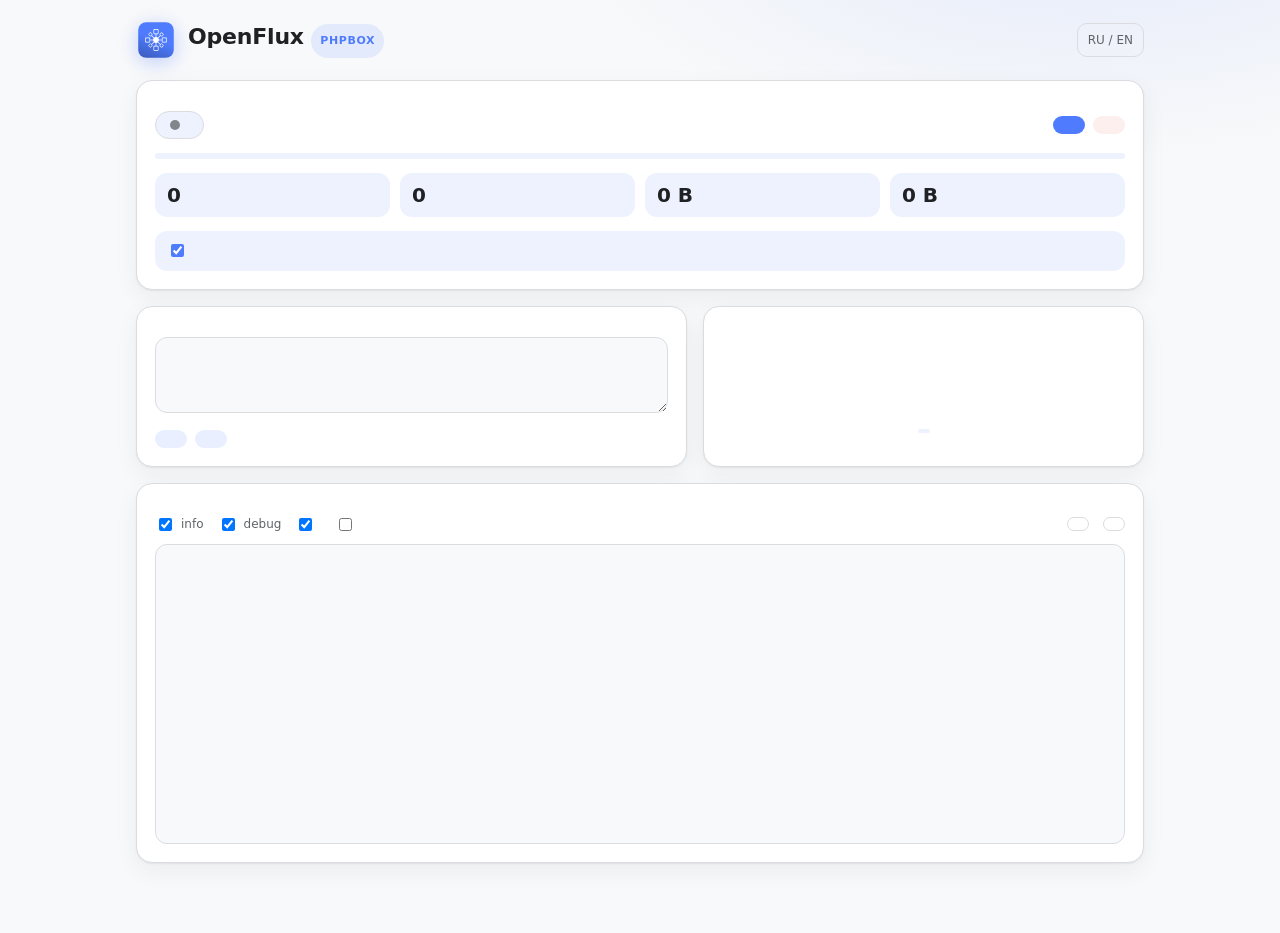
<file: src/core/deploy/phpbox/lib/page.html>
<!doctype html>
<html lang="ru">
<head>
<meta charset="utf-8">
<meta name="viewport" content="width=device-width,initial-scale=1">
<meta name="robots" content="noindex">
<title>%%TITLE%% · OpenFlux</title>
<style>
:root{
  --bg:#F8F9FA;--surface:#fff;--tonal:#EEF2FF;--border:#DADCE0;--text:#202124;--text2:#5F6368;--hint:#80868B;
  --accent:#4F7CFF;--accent-press:#3B5DBF;--accent-soft:rgba(79,124,255,.12);--ok:#1E8E3E;--warn:#D97706;--danger:#D93025;
  --danger-soft:rgba(217,48,37,.08);--ok-soft:rgba(30,142,62,.10);--warn-soft:rgba(251,191,36,.16);--log:#3C4043;--shadow:0 1px 2px rgba(0,0,0,.06),0 8px 24px rgba(31,41,55,.06);
}
@media (prefers-color-scheme:dark){:root:not([data-theme=light]){
  --bg:#080B12;--surface:#131722;--tonal:#1B2233;--border:#2A3446;--text:#fff;--text2:#8A92A6;--hint:#5A6272;
  --accent-press:#3B5DBF;--accent-soft:rgba(79,124,255,.16);--ok:#34D399;--warn:#FBBF24;--danger:#F28B82;
  --danger-soft:rgba(242,139,130,.12);--ok-soft:rgba(52,211,153,.12);--warn-soft:rgba(251,191,36,.12);--log:#DADCE0;--shadow:0 1px 2px rgba(0,0,0,.4),0 12px 32px rgba(0,0,0,.35);}}
:root[data-theme=dark]{
  --bg:#080B12;--surface:#131722;--tonal:#1B2233;--border:#2A3446;--text:#fff;--text2:#8A92A6;--hint:#5A6272;
  --accent-press:#3B5DBF;--accent-soft:rgba(79,124,255,.16);--ok:#34D399;--warn:#FBBF24;--danger:#F28B82;
  --danger-soft:rgba(242,139,130,.12);--ok-soft:rgba(52,211,153,.12);--warn-soft:rgba(251,191,36,.12);--log:#DADCE0;--shadow:0 1px 2px rgba(0,0,0,.4),0 12px 32px rgba(0,0,0,.35);}
*{box-sizing:border-box}
html,body{margin:0}
body{background:var(--bg);color:var(--text);font:14px/20px -apple-system,BlinkMacSystemFont,"Segoe UI",Roboto,Inter,system-ui,sans-serif;-webkit-font-smoothing:antialiased;
  background-image:radial-gradient(900px 420px at 85% -10%,var(--accent-soft),transparent 60%)}
.wrap{max-width:1040px;margin:0 auto;padding:20px 16px 48px}
header{display:flex;align-items:center;gap:12px;margin-bottom:20px}
header svg{width:40px;height:40px;flex:none;filter:drop-shadow(0 4px 10px rgba(79,124,255,.35))}
h1{font-size:22px;line-height:28px;margin:0;font-weight:700;letter-spacing:-.2px}
.sub{color:var(--text2);font-size:12px}
.spacer{flex:1}
.chip{display:inline-flex;align-items:center;gap:6px;font-size:11px;font-weight:700;letter-spacing:.6px;text-transform:uppercase;padding:3px 9px;border-radius:999px;background:var(--accent-soft);color:var(--accent)}
.ghost{background:none;border:1px solid var(--border);color:var(--text2);border-radius:10px;padding:6px 10px;font:inherit;font-size:12px;cursor:pointer}
.ghost:hover{border-color:var(--accent);color:var(--text)}
.grid{display:grid;grid-template-columns:1.25fr 1fr;gap:16px}
@media (max-width:860px){.grid{grid-template-columns:1fr}}
.card{background:var(--surface);border:1px solid var(--border);border-radius:16px;padding:18px;box-shadow:var(--shadow)}
.card h2{font-size:11px;font-weight:700;letter-spacing:.9px;text-transform:uppercase;color:var(--text2);margin:0 0 12px;display:flex;align-items:center;gap:8px}
.full{grid-column:1/-1}
.hero{display:flex;align-items:center;gap:16px;flex-wrap:wrap}
.pill{display:inline-flex;align-items:center;gap:9px;font-weight:700;font-size:15px;padding:8px 14px;border-radius:999px;background:var(--tonal);border:1px solid var(--border)}
.dot{width:10px;height:10px;border-radius:50%;background:var(--hint);flex:none}
.on .dot{background:var(--ok);box-shadow:0 0 0 0 var(--ok);animation:pulse 1.8s infinite}
.busy .dot{background:var(--warn);animation:blink 1s infinite}
.bad .dot{background:var(--danger)}
@keyframes pulse{0%{box-shadow:0 0 0 0 rgba(52,211,153,.55)}70%{box-shadow:0 0 0 9px rgba(52,211,153,0)}100%{box-shadow:0 0 0 0 rgba(52,211,153,0)}}
@keyframes blink{50%{opacity:.25}}
.btns{display:flex;gap:8px;margin-left:auto}
button.primary,button.danger,button.soft{font:inherit;font-weight:600;border:0;border-radius:12px;padding:9px 16px;cursor:pointer}
button.primary{background:var(--accent);color:#fff}button.primary:hover{background:var(--accent-press)}
button.danger{background:var(--danger-soft);color:var(--danger)}
button.soft{background:var(--accent-soft);color:var(--accent)}
button:disabled{opacity:.45;cursor:default}
.bar{height:6px;border-radius:99px;background:var(--tonal);overflow:hidden;margin:14px 0 4px}
.bar i{display:block;height:100%;width:0;background:linear-gradient(90deg,var(--accent),#7aa2ff);border-radius:99px;transition:width .9s linear}
.metrics{display:grid;grid-template-columns:repeat(4,1fr);gap:10px;margin-top:14px}
@media (max-width:520px){.metrics{grid-template-columns:repeat(2,1fr)}}
.m{background:var(--tonal);border-radius:12px;padding:10px 12px}
.m b{display:block;font-size:20px;line-height:24px;font-weight:600;font-variant-numeric:tabular-nums}
.m span{font-size:11px;color:var(--text2);text-transform:uppercase;letter-spacing:.6px;font-weight:600}
.chainrow{display:flex;gap:10px;align-items:flex-start;margin-top:14px;padding:10px 12px;border-radius:12px;background:var(--tonal);cursor:pointer}
.chainrow input{margin-top:3px;accent-color:var(--accent)}
.chainrow b{font-weight:600}
.banner{display:none;margin-top:14px;padding:10px 12px;border-radius:12px;background:var(--warn-soft);color:var(--text);border:1px solid var(--warn);font-size:13px}
.banner.show{display:block}
textarea,input[type=text]{width:100%;background:var(--bg);color:var(--text);border:1px solid var(--border);border-radius:12px;padding:10px 12px;font:12px/18px ui-monospace,SFMono-Regular,Menlo,Consolas,monospace;resize:vertical}
textarea:focus,input:focus{outline:2px solid var(--accent-soft);border-color:var(--accent)}
.kv{display:grid;grid-template-columns:auto 1fr;gap:6px 14px;margin-top:12px;font-size:13px}
.kv dt{color:var(--text2)}.kv dd{margin:0;word-break:break-all}
.tag{display:inline-block;padding:1px 8px;border-radius:999px;font-size:11px;font-weight:700;background:var(--accent-soft);color:var(--accent);margin-right:6px}
.tag.ok{background:var(--ok-soft);color:var(--ok)}.tag.warn{background:var(--warn-soft);color:var(--warn)}.tag.bad{background:var(--danger-soft);color:var(--danger)}
.note{margin-top:10px;padding:9px 12px;border-radius:12px;font-size:12.5px;background:var(--tonal);color:var(--text2)}
.note.warn{background:var(--warn-soft);color:var(--text)}.note.bad{background:var(--danger-soft);color:var(--danger)}
.qrbox{display:flex;flex-direction:column;align-items:center;gap:12px}
.qrbox canvas{background:#fff;border-radius:14px;padding:0;width:min(100%,280px);height:auto;image-rendering:pixelated;box-shadow:0 0 0 1px var(--border)}
.qrbox .empty{color:var(--hint);text-align:center;padding:40px 10px;font-size:13px}
.row{display:flex;gap:8px;flex-wrap:wrap;margin-top:12px}
.log{background:var(--bg);border:1px solid var(--border);border-radius:12px;height:300px;overflow:auto;padding:10px 12px;font:12px/18px ui-monospace,SFMono-Regular,Menlo,Consolas,monospace;color:var(--log)}
.log div{white-space:pre-wrap;word-break:break-word}
.log .t{color:var(--hint)}.log .lv{display:inline-block;width:46px;font-weight:700}
.log .error .lv{color:var(--danger)}.log .warn .lv{color:var(--warn)}.log .info .lv{color:var(--accent)}.log .debug .lv{color:var(--hint)}
.logbar{display:flex;gap:14px;align-items:center;flex-wrap:wrap;margin-bottom:10px;font-size:12px;color:var(--text2)}
.logbar label{display:flex;gap:6px;align-items:center;cursor:pointer}
code.k{font:12px ui-monospace,Menlo,monospace;background:var(--tonal);padding:2px 6px;border-radius:6px;word-break:break-all}
footer{margin-top:22px;color:var(--hint);font-size:12px;text-align:center}
.toast{position:fixed;left:50%;bottom:24px;transform:translateX(-50%) translateY(20px);background:var(--text);color:var(--bg);padding:8px 14px;border-radius:999px;font-weight:600;font-size:13px;opacity:0;transition:.25s;pointer-events:none}
.toast.show{opacity:1;transform:translateX(-50%)}
</style>
</head>
<body>
<div class="wrap">
  <header>
    <svg viewBox="0 0 432 432" aria-hidden="true"><defs><linearGradient id="g" gradientUnits="userSpaceOnUse" x1="192" y1="196.5" x2="64.5" y2="526.5"><stop offset="0" stop-color="#4F7CFF"/><stop offset="1" stop-color="#314D9E"/></linearGradient></defs><rect x="24" y="24" width="384" height="384" rx="86" fill="url(#g)"/><g fill="#FFFFFF" transform="translate(216 216) scale(0.8) translate(-216 -216)">
    <path d="M236 69C243.732 69 250 75.268 250 83V123C250 130.732 243.732 137 236 137H196C188.268 137 182 130.732 182 123V83C182 75.268 188.268 69 196 69H236ZM200 78C195.029 78 191 82.0294 191 87V119C191 123.971 195.029 128 200 128H232C236.971 128 241 123.971 241 119V87C241 82.0294 236.971 78 232 78H200Z" fill-rule="evenodd"/>
    <path d="M236 295C243.732 295 250 301.268 250 309V349C250 356.732 243.732 363 236 363H196C188.268 363 182 356.732 182 349V309C182 301.268 188.268 295 196 295H236ZM200 304C195.029 304 191 308.029 191 313V345C191 349.971 195.029 354 200 354H232C236.971 354 241 349.971 241 345V313C241 308.029 236.971 304 232 304H200Z" fill-rule="evenodd"/>
    <path d="M69 196C69 188.268 75.268 182 83 182H123C130.732 182 137 188.268 137 196V236C137 243.732 130.732 250 123 250H83C75.268 250 69 243.732 69 236V196ZM78 232C78 236.971 82.0294 241 87 241H119C123.971 241 128 236.971 128 232V200C128 195.029 123.971 191 119 191H87C82.0294 191 78 195.029 78 200V232Z" fill-rule="evenodd"/>
    <path d="M295 196C295 188.268 301.268 182 309 182H349C356.732 182 363 188.268 363 196V236C363 243.732 356.732 250 349 250H309C301.268 250 295 243.732 295 236V196ZM304 232C304 236.971 308.029 241 313 241H345C349.971 241 354 236.971 354 232V200C354 195.029 349.971 191 345 191H313C308.029 191 304 195.029 304 200V232Z" fill-rule="evenodd"/>
    <path d="M284.605 115.943C288.213 112.335 294.061 112.335 297.669 115.943L316.331 134.605C319.939 138.213 319.939 144.061 316.331 147.669L297.669 166.331C294.061 169.939 288.213 169.939 284.605 166.331L265.943 147.669C262.335 144.061 262.335 138.213 265.943 134.605L284.605 115.943ZM273.497 137.265C271.358 139.403 271.358 142.871 273.497 145.009L287.265 158.777C289.403 160.916 292.871 160.916 295.009 158.777L308.777 145.009C310.916 142.871 310.916 139.403 308.777 137.265L295.009 123.497C292.871 121.358 289.403 121.358 287.265 123.497L273.497 137.265Z" fill-rule="evenodd"/>
    <path d="M134.605 115.532C138.213 111.924 144.061 111.924 147.669 115.532L166.331 134.194C169.939 137.802 169.939 143.65 166.331 147.258L147.669 165.92C144.061 169.528 138.213 169.528 134.605 165.92L115.943 147.258C112.335 143.65 112.335 137.802 115.943 134.194L134.605 115.532ZM123.497 136.854C121.358 138.992 121.358 142.46 123.497 144.598L137.265 158.366C139.403 160.505 142.871 160.505 145.009 158.366L158.777 144.598C160.916 142.46 160.916 138.992 158.777 136.854L145.009 123.086C142.871 120.947 139.403 120.947 137.265 123.086L123.497 136.854Z" fill-rule="evenodd"/>
    <path d="M284.194 265.532C287.802 261.924 293.65 261.924 297.258 265.532L315.92 284.194C319.528 287.802 319.528 293.65 315.92 297.258L297.258 315.92C293.65 319.528 287.802 319.528 284.194 315.92L265.532 297.258C261.924 293.65 261.924 287.802 265.532 284.194L284.194 265.532ZM273.086 286.854C270.947 288.992 270.947 292.46 273.086 294.598L286.854 308.366C288.992 310.505 292.46 310.505 294.598 308.366L308.366 294.598C310.505 292.46 310.505 288.992 308.366 286.854L294.598 273.086C292.46 270.947 288.992 270.947 286.854 273.086L273.086 286.854Z" fill-rule="evenodd"/>
    <path d="M134.194 265.121C137.802 261.514 143.65 261.514 147.258 265.121L165.92 283.783C169.528 287.391 169.528 293.24 165.92 296.847L147.258 315.509C143.65 319.117 137.802 319.117 134.194 315.509L115.532 296.847C111.924 293.24 111.924 287.391 115.532 283.783L134.194 265.121ZM123.086 286.443C120.947 288.582 120.947 292.049 123.086 294.187L136.854 307.955C138.992 310.094 142.46 310.094 144.598 307.955L158.366 294.187C160.505 292.049 160.505 288.582 158.366 286.443L144.598 272.675C142.46 270.536 138.992 270.536 136.854 272.675L123.086 286.443Z" fill-rule="evenodd"/>
    <path d="M255 216C255 237.539 237.539 255 216 255C194.461 255 177 237.539 177 216C177 194.461 194.461 177 216 177C237.539 177 255 194.461 255 216Z"/>
    <path d="M134 211H297V221H134V211Z"/>
    <path d="M210.5 297.5V134.5H220.5V297.5H210.5Z"/>
    <path d="M151.369 273.06L272.559 151.869L279.63 158.94L158.44 280.131L151.369 273.06Z"/>
    <path d="M158.569 151.998L281.76 275.19L274.689 282.261L151.498 159.069L158.569 151.998Z"/>
  </g></svg>
    <div><h1>OpenFlux <span class="chip">phpbox</span></h1><div class="sub" id="subtitle"></div></div>
    <div class="spacer"></div>
    <button class="ghost" id="lang">RU / EN</button>
  </header>

  <div class="grid">
    <section class="card full">
      <h2 id="h-node"></h2>
      <div class="hero">
        <div class="pill" id="pill"><span class="dot"></span><span id="pilltext"></span></div>
        <div class="sub" id="pillsub"></div>
        <div class="btns"><button class="primary" id="start"></button><button class="danger" id="stop"></button></div>
      </div>
      <div class="bar"><i id="bar"></i></div>
      <div class="sub" id="barlabel"></div>
      <div class="banner" id="banner"></div>
      <div class="metrics">
        <div class="m"><b id="m-streams">0</b><span id="l-streams"></span></div>
        <div class="m"><b id="m-opened">0</b><span id="l-opened"></span></div>
        <div class="m"><b id="m-up">0 B</b><span id="l-up"></span></div>
        <div class="m"><b id="m-down">0 B</b><span id="l-down"></span></div>
      </div>
      <label class="chainrow"><input type="checkbox" id="f-chain" checked><span><b id="l-chain"></b><br><span class="sub" id="l-chainhint"></span></span></label>
    </section>

    <section class="card">
      <h2 id="h-link"></h2>
      <textarea id="input" rows="3" spellcheck="false"></textarea>
      <div id="parsed"></div>
      <div class="row">
        <button class="soft" id="copy-kick"></button>
        <button class="soft" id="copy-cmd"></button>
      </div>
    </section>

    <section class="card">
      <h2 id="h-qr"></h2>
      <div class="qrbox"><canvas id="qr" width="1" height="1" hidden></canvas><div class="empty" id="qrempty"></div>
        <code class="k" id="qrlink" style="max-width:100%"></code>
        <div class="row" style="margin:0"><button class="soft" id="qr-save" hidden></button><button class="soft" id="qr-copy" hidden></button></div></div>
    </section>

    <section class="card full">
      <h2 id="h-log"></h2>
      <div class="logbar">
        <label><input type="checkbox" id="f-info" checked> info</label>
        <label><input type="checkbox" id="f-debug" checked> debug</label>
        <label><input type="checkbox" id="f-scroll" checked> <span id="l-scroll"></span></label>
        <label title=""><input type="checkbox" id="f-sens"> <span id="l-sens"></span></label>
        <span class="spacer"></span>
        <button class="ghost" id="log-copy"></button><button class="ghost" id="log-clear"></button>
      </div>
      <div class="log" id="log"></div>
    </section>
  </div>
  <footer id="foot"></footer>
</div>
<div class="toast" id="toast"></div>

<script>%%WASMEXEC%%</script>
<script>
window.PB = %%CONFIG%%;
(function(){
'use strict';
const C = window.PB;
const $ = id => document.getElementById(id);

// ---- words (the core only answers with codes; the page words them) -------
const L = {
ru:{
 sub:'Бесплатный выход на обычном PHP-хостинге', node:'Нода', link:'Ссылка или адрес', qr:'QR для приложений', log:'Журнал',
 idle:'Остановлена', connecting:'Подключается…', serving:'Работает', already:'Уже запущена',
 start:'Запустить', stop:'Остановить', starting:'Запуск…',
 streams:'потоков', opened:'открыто', up:'на сервер', down:'к вам',
 left:'осталось', of:'из', cap:'Один запуск живёт до {n} с, потом его можно перезапустить.',
 chain:'Держать туннель непрерывно', chain_hint:'До конца запуска нода сама поднимает следующее поколение: новые соединения переходят без разрыва, старые доживают до конца (не дольше {n} с).',
 chain_on:'непрерывный режим', next_in:'смена поколения через {n} с', winding:'Завершается', winding_sub:'потоков ещё: {n}', stopping:'останавливается…', revive:'Нода остановилась сама — запускаю заново, пока эта страница открыта',
 gen:'запуск №', last:'Последний конец:', never:'Ещё не запускалась на этом адресе.',
 ph_cups:'Вставьте ссылку openflux://… или ссылку комнаты cups.online (или её uuid)',
 ph_mailru:'Вставьте ссылку openflux://… или публичную ссылку на документ Mail.ru',
 ph_any:'Вставьте ссылку openflux://… или адрес',
 kind_link:'Ссылка openflux://', kind_room:'Комната cups', kind_mailru:'Документ Mail.ru', kind_raw:'Адрес',
 f_name:'Имя', f_carrier:'Носитель', f_transports:'Транспорты', f_secret:'Секрет', f_codec:'Кодек', f_ctx:'Контекст', f_mode:'Режим',
 secret_set:'задан, {n} симв. (на сервер не отправляется)', secret_none:'нет', session:'сессия (negotiate)', classic:'классический',
 used:'используется', unused:'не подходит этому выходу',
 cp_kick:'Копировать адрес для пингера', cp_cmd:'Копировать команду клиента', copied:'Скопировано',
 qr_empty:'QR для приложений появится, когда будет адрес ноды (вставьте ссылку или адрес)', qr_save:'Сохранить PNG', qr_copy:'Копировать ссылку',
 scroll:'автопрокрутка', sens:'писать адреса назначения в журнал', lcopy:'Копировать', lclear:'Очистить',
 noparser:'Разбор ссылок openflux:// недоступен: на хосте нет assets/share.wasm.gz. Адреса комнат и документов работают и без него.',
 parser_loading:'Загружаю разбор ссылок из ядра…', parser_ok:'разбор ссылок: ядро (wasm)', parser_bad:'разбор ссылок: недоступен',
 nocarrier:'В ссылке нет транспорта «{t}», который умеет этот выход.',
 warn_secret:'В ссылке есть секрет шифрования. Режим phpbox сейчас без шифрования: на клиенте используйте --mode=stream, секрет не применится.',
 warn_session:'Ссылка для сессии. phpbox-выход не говорит по сессионному протоколу: клиент идёт в режиме --mode=stream.',
 warn_apps:'Клиент: приложение OpenFlux (режим «без сервера», отсканируйте QR справа) или ядро с --mode=stream.',
 already_banner:'Нода по этому адресу уже запущена (запуск №{g}, работает {s} с). Новую запускать не нужно: страница подключилась к ней.',
 started_elsewhere:'Запущена другим окном или пингером.',
 need_target:'Вставьте ссылку или адрес, чтобы запустить ноду.',
 e_not_link:'Это не ссылка openflux://.', e_unsupported_version:'Ссылка новее, чем понимает ядро на странице: обновите OpenFlux.',
 e_case_changed:'В ссылке изменился регистр букв (openflux:// чувствительна к нему): скопируйте её заново.',
 e_damaged:'Ссылка повреждена или обрезана по дороге.', e_too_large:'Ссылка слишком большая.', e_bad_payload:'Внутри ссылки не настройки.',
 e_bad_config:'Настройки не читаются.', e_no_transports:'В ссылке нет транспортов.', e_several_need_session:'Несколько транспортов требуют сессии.',
 e_session_secret:'Для сессии нужен секрет не короче {p} символов.', e_short_secret:'Секрет короче {p} символов.',
 e_unknown_codec:'Неизвестный кодек «{p}».', e_not_shareable:'Транспорт «{p}» нельзя передавать ссылкой.', e_unknown_transport:'Неизвестный транспорт «{p}».',
 e_direct_no_dial:'Для direct не указан адрес выхода.', e_direct_needs_session:'direct работает только в сессии.',
 foot:'phpbox {v} · PHP {p} · журнал и состояние хранятся на хосте и стираются при переполнении'
},
en:{
 sub:'A free exit on plain PHP hosting', node:'Node', link:'Link or address', qr:'QR for the apps', log:'Log',
 idle:'Stopped', connecting:'Connecting…', serving:'Running', already:'Already running',
 start:'Start', stop:'Stop', starting:'Starting…',
 streams:'streams', opened:'opened', up:'to server', down:'to you',
 left:'left', of:'of', cap:'One run lives up to {n} s, then it can be started again.',
 chain:'Keep the tunnel up continuously', chain_hint:'Before a run ends the node starts the next generation itself: new connections move over without a break, old ones finish (for at most {n} s).',
 chain_on:'continuous mode', next_in:'next generation in {n} s', winding:'Winding down', winding_sub:'streams left: {n}', stopping:'stopping…', revive:'The node ended by itself — starting it again while this page is open',
 gen:'run #', last:'Last ended:', never:'Never started on this address yet.',
 ph_cups:'Paste an openflux://… link or a cups.online room link (or its uuid)',
 ph_mailru:'Paste an openflux://… link or a public Mail.ru document link',
 ph_any:'Paste an openflux://… link or an address',
 kind_link:'openflux:// link', kind_room:'cups room', kind_mailru:'Mail.ru document', kind_raw:'Address',
 f_name:'Name', f_carrier:'Carrier', f_transports:'Transports', f_secret:'Secret', f_codec:'Codec', f_ctx:'Context', f_mode:'Mode',
 secret_set:'set, {n} chars (never sent to the server)', secret_none:'none', session:'session (negotiate)', classic:'classic',
 used:'used', unused:'does not fit this exit',
 cp_kick:'Copy address for a pinger', cp_cmd:'Copy client command', copied:'Copied',
 qr_empty:'The QR for the apps appears once the node has an address (paste a link or an address)', qr_save:'Save PNG', qr_copy:'Copy link',
 scroll:'autoscroll', sens:'log destination addresses', lcopy:'Copy', lclear:'Clear',
 noparser:'openflux:// link parsing is unavailable: assets/share.wasm.gz is not on the host. Room and document addresses work without it.',
 parser_loading:'Loading the core link parser…', parser_ok:'link parser: core (wasm)', parser_bad:'link parser: unavailable',
 nocarrier:'The link has no “{t}” transport, which is what this exit speaks.',
 warn_secret:'The link carries an encryption secret. phpbox has no encryption yet: use --mode=stream on the client, the secret will not apply.',
 warn_session:'This is a session link. A phpbox exit does not speak the session protocol: the client runs with --mode=stream.',
 warn_apps:'Client: the OpenFlux app (the “no server” mode, scan the QR on the right) or the core with --mode=stream.',
 already_banner:'A node on this address is already running (run #{g}, up {s} s). No need to start another: the page attached to it.',
 started_elsewhere:'Started by another window or a pinger.',
 need_target:'Paste a link or an address to start the node.',
 e_not_link:'This is not an openflux:// link.', e_unsupported_version:'The link is newer than the core on this page understands: update OpenFlux.',
 e_case_changed:'The link changed letter case on the way (openflux:// is case-sensitive): copy it again.',
 e_damaged:'The link is damaged or was cut on the way.', e_too_large:'The link is too large.', e_bad_payload:'The link does not contain a configuration.',
 e_bad_config:'The configuration cannot be read.', e_no_transports:'The link has no transports.', e_several_need_session:'Several transports need a session.',
 e_session_secret:'A session needs a secret of at least {p} characters.', e_short_secret:'The secret is shorter than {p} characters.',
 e_unknown_codec:'Unknown codec “{p}”.', e_not_shareable:'Transport “{p}” cannot be shared by link.', e_unknown_transport:'Unknown transport “{p}”.',
 e_direct_no_dial:'direct has no exit address.', e_direct_needs_session:'direct only works in a session.',
 foot:'phpbox {v} · PHP {p} · the log and state live on the host and are trimmed when full'
}};
let lang = (function(){try{return localStorage.getItem('pbLang')}catch(e){return null}})() || ((navigator.language||'ru').startsWith('ru')?'ru':'en');
const t = (k,p)=>{let s=(L[lang][k]??L.en[k]??k);if(p)for(const x in p)s=s.replace('{'+x+'}',p[x]);return s};
const esc = s=>String(s).replace(/[&<>"']/g,c=>({'&':'&amp;','<':'&lt;','>':'&gt;','"':'&quot;',"'":'&#39;'}[c]));
const toast=m=>{const e=$('toast');e.textContent=m;e.classList.add('show');setTimeout(()=>e.classList.remove('show'),1400)};
const copy=async(s)=>{try{await navigator.clipboard.writeText(s)}catch(e){const a=document.createElement('textarea');a.value=s;document.body.appendChild(a);a.select();document.execCommand('copy');a.remove()}toast(t('copied'))};
const human=b=>b<1024?b+' B':b<1048576?(b/1024).toFixed(1)+' KB':(b/1048576).toFixed(2)+' MB';
const fmtTime=ts=>new Date(ts).toLocaleTimeString([], {hour12:false});

// ---- core parser (WebAssembly) --------------------------------------------
let core = null, coreState = C.hasWasm ? 'loading' : 'missing';
const q = (o)=>{const p=new URLSearchParams(Object.assign({k:C.k},o));return C.self+'?'+p.toString()};
async function loadCore(){
  if(!C.hasWasm){coreState='missing';return}
  try{
    const go = new Go();
    const res = await fetch(q({a:'wasm'}));
    const inst = await WebAssembly.instantiateStreaming(res.clone(),go.importObject).catch(async()=>WebAssembly.instantiate(await res.arrayBuffer(),go.importObject));
    go.run(inst.instance||inst);
    for(let i=0;i<50&&!window.openfluxShare;i++)await new Promise(r=>setTimeout(r,20));
    core = window.openfluxShare; coreState = core?'ok':'bad';
  }catch(e){coreState='bad';console.error(e)}
  render();
}

// ---- input -> target -------------------------------------------------------
let target = C.target || '';
let parsed = null;            // {kind, config, error, used, warnings[]}
function roomUrl(s){ return /^[0-9a-f]{8}-[0-9a-f-]{27}$/i.test(s) ? 'https://interview.cups.online/live-coding/?room='+s.toLowerCase() : s }
function classify(text){
  text=text.trim(); if(!text) return null;
  if(/^openflux:\/\//i.test(text)){
    if(!core) return {kind:'link', pending:true};
    const r=JSON.parse(core.read(text));
    if(r.error||!r.config) return {kind:'link', error:r};
    const cfg=r.config, ts=cfg.transports||[];
    const used=ts.find(x=>x.type===C.carrier);
    const warnings=[];
    if(cfg.secret) warnings.push('warn_secret'); else if(cfg.negotiate) warnings.push('warn_session');
    warnings.push('warn_apps');
    return {kind:'link', link:text.replace(/\s+/g,''), config:cfg, context:r.context, used, warnings, target:used?used.url:''};
  }
  const url = C.carrier==='cupsonline'?roomUrl(text):text;
  return {kind: C.carrier==='cupsonline'?'room':(C.carrier==='mailru'?'mailru':'raw'), target:url};
}
function onInput(){
  parsed = classify($('input').value);
  target = parsed && parsed.target ? parsed.target : '';
  renderParsed(); renderQr(); renderButtons();
  if(target){ pollStatus(true); } else { st={running:false,state:{}}; startedHere=false; renderStatus(); }
}

function renderParsed(){
  const el=$('parsed'); let h='';
  if(!parsed){ el.innerHTML=''; return }
  const kinds={link:'kind_link',room:'kind_room',mailru:'kind_mailru',raw:'kind_raw'};
  h+='<div style="margin-top:12px"><span class="tag">'+t(kinds[parsed.kind])+'</span></div>';
  if(parsed.pending){ h+='<div class="note">'+t(coreState==='missing'?'noparser':'parser_loading')+'</div>'; el.innerHTML=h; return }
  if(parsed.error){
    const e=parsed.error, m=L[lang]['e_'+e.code];
    h+='<div class="note bad">'+esc(m?t('e_'+e.code,{p:e.param}):(e.error||'error'))+'</div>';
    el.innerHTML=h; return;
  }
  if(parsed.config){
    const c=parsed.config;
    h+='<dl class="kv">';
    if(c.name) h+='<dt>'+t('f_name')+'</dt><dd>'+esc(c.name)+'</dd>';
    h+='<dt>'+t('f_mode')+'</dt><dd>'+t(c.negotiate?'session':'classic')+(c.codec?' · '+esc(c.codec):'')+'</dd>';
    h+='<dt>'+t('f_transports')+'</dt><dd>'+(c.transports||[]).map(x=>{
        const ok=x.type===C.carrier;
        return '<div><span class="tag '+(ok?'ok':'')+'">'+esc(x.type)+'</span>'+(x.priority?'<span class="sub">#'+x.priority+' </span>':'')+esc(x.url||x.dial||'')+(ok?'':' <span class="sub">— '+t('unused')+'</span>')+'</div>'}).join('')+'</dd>';
    h+='<dt>'+t('f_secret')+'</dt><dd>'+(c.secret?t('secret_set',{n:[...c.secret].length}):t('secret_none'))+'</dd>';
    if(parsed.context) h+='<dt>'+t('f_ctx')+'</dt><dd>'+esc(parsed.context)+'</dd>';
    h+='</dl>';
    if(!parsed.used) h+='<div class="note bad">'+t('nocarrier',{t:C.carrier})+'</div>';
    for(const w of parsed.warnings) h+='<div class="note warn">'+t(w)+'</div>';
  } else if(parsed.target){
    h+='<dl class="kv"><dt>'+t('f_carrier')+'</dt><dd>'+esc(C.carrier)+'</dd><dt>URL</dt><dd>'+esc(parsed.target)+'</dd></dl>';
  }
  el.innerHTML=h;
}

// ---- QR (bitmap from the core) --------------------------------------------
let qrLink='';
// The link an app scans to use this node: the core makes it (mode "stream", one carrier, no secret).
function clientLink(){
  if(!core||!target) return '';
  try{
    const r=JSON.parse(core.make(JSON.stringify({name:'phpbox · '+C.title,mode:'stream',transports:[{type:C.carrier,url:target}]})));
    return r.link||'';
  }catch(e){return ''}
}
function renderQr(){
  const cv=$('qr'), empty=$('qrempty');
  qrLink = clientLink();
  $('qrlink').textContent = qrLink ? qrLink.slice(0,46)+'…' : '';
  const ok = qrLink && core;
  cv.hidden=!ok; empty.hidden=!!ok; $('qr-save').hidden=!ok; $('qr-copy').hidden=!ok;
  if(!ok) return;
  const r=JSON.parse(core.qr(qrLink));
  if(!r.rows){empty.hidden=false;cv.hidden=true;empty.textContent=r.error||'QR error';return}
  const n=r.rows.length, scale=Math.max(2,Math.floor(560/n));
  cv.width=cv.height=n*scale;
  const g=cv.getContext('2d'); g.fillStyle='#fff'; g.fillRect(0,0,cv.width,cv.height); g.fillStyle='#000';
  r.rows.forEach((row,y)=>{for(let x=0;x<n;x++)if(row[x]==='1')g.fillRect(x*scale,y*scale,scale,scale)});
}

// ---- node control ----------------------------------------------------------
let st = {running:false, state:{}}, startedHere=false, lastPhase='';
function kickUrl(){ return location.origin+q({a:'run',url:target,chain:$('f-chain').checked?'1':''}) }
function cmd(){
  const flag = C.carrier==='cupsonline'?'cupsonline':'mailru';
  return 'openflux --role=client --mode=stream --transport='+flag+' --url "'+target+'" --socks5 127.0.0.1:1080';
}
// While this page is open it keeps the node up: a node that ended without Stop (a host limit, a chain that broke)
// is started again, at most once every 20 s. Stop from here (or from anywhere: the reason says so) is respected.
let wasRunning=false, lastRevive=0, stoppedHere=false;
async function pollStatus(force){
  if(!target){ st={running:false,state:{}}; renderStatus(); return }
  try{
    const r=await fetch(q({a:'status',url:target}),{cache:'no-store'}); st=await r.json();
  }catch(e){ return }
  renderStatus();
  const s=st.state||{}, wind=(st.draining||0)>0;
  if(st.running||wind){ wasRunning=true; return }
  const stopped=stoppedHere||/stopped/.test(s.reason||'');
  if(wasRunning && !stopped && $('f-chain').checked && Date.now()-lastRevive>20000){
    lastRevive=Date.now(); toast(t('revive')); startNode();
  }
  wasRunning=false;
}
async function startNode(){
  if(!target){ toast(t('need_target')); return }
  stoppedHere=false;
  startedHere=true;
  $('start').disabled=true; $('start').textContent=t('starting');
  fetch(q({a:'run',url:target,chain:$('f-chain').checked?'1':'',sensitive:$('f-sens').checked?'1':''}),{cache:'no-store'}).catch(()=>{});   // the request IS the node; it survives us closing it
  for(let i=0;i<8;i++){ await new Promise(r=>setTimeout(r,700)); await pollStatus(); if(st.running)break }
}
async function stopNode(){ stoppedHere=true; await fetch(q({a:'stop',url:target})).catch(()=>{}); toast(t('stop')); setTimeout(pollStatus,900) }

function renderButtons(){
  $('start').textContent=t('start'); $('stop').textContent=t('stop');
  $('start').disabled = !target || !!st.running;
  $('stop').disabled = !st.running;
  $('copy-kick').disabled = $('copy-cmd').disabled = !target;
}
function renderStatus(){
  const s=st.state||{}, run=!!st.running, wind=!run&&(st.draining||0)>0, pill=$('pill');
  pill.className='pill '+(run?(s.phase==='connecting'?'busy':'on'):(wind?'busy':(s.reason&&/died|could not|broken/.test(s.reason)?'bad':'')));
  let txt = run ? (s.phase==='connecting'?t('connecting'):(startedHere?t('serving'):t('already'))) : (wind?t('winding'):t('idle'));
  $('pilltext').textContent=txt;
  const chainTag = st.chain ? ' · '+t('chain_on') : '';
  $('pillsub').textContent = run ? t('gen')+s.gen+chainTag+(st.stopping?' · '+t('stopping'):'')
    : (wind ? t('winding_sub',{n:s.streams||0}) : (s.ended ? t('last')+' '+fmtTime(s.ended*1000)+(s.reason?' — '+s.reason:'') : (target?t('never'):t('need_target'))));
  const cap=s.cap||C.cap, el=run?(s.elapsed||0):0;
  const span = (st.chain&&s.spawn_at)?s.spawn_at:cap;        // in chain mode the bar runs to the handover
  $('bar').style.width = run ? Math.min(100,el/span*100)+'%' : '0';
  $('barlabel').textContent = run ? (st.chain&&st.next_in!=null ? t('next_in',{n:st.next_in}) : Math.max(0,cap-el)+' s '+t('left')+' · '+t('of')+' '+cap+' s') : t('cap',{n:cap});
  $('m-streams').textContent=s.streams||0; $('m-opened').textContent=s.opened||0;
  $('m-up').textContent=human(s.up||0); $('m-down').textContent=human(s.down||0);
  const b=$('banner');
  if(run && !startedHere){ b.textContent=t('already_banner',{g:s.gen,s:el})+' '+t('started_elsewhere'); b.classList.add('show') } else b.classList.remove('show');
  if(lastPhase==='serving' && !run && !wind) startedHere=false;
  lastPhase = run ? s.phase : 'idle';
  renderButtons();
  if(run && $('start').textContent!==t('start')) $('start').textContent=t('start');
}

// ---- log -------------------------------------------------------------------
let logOff=0, lines=[];
function logLine(o){
  const d=document.createElement('div'); d.className=o.l;
  d.innerHTML='<span class="t">'+fmtTime(o.t)+'</span> <span class="lv">'+o.l+'</span> '+esc(o.m);
  d.dataset.l=o.l; return d;
}
function applyFilter(){ for(const d of $('log').children) d.hidden = (d.dataset.l==='debug'&&!$('f-debug').checked)||(d.dataset.l==='info'&&!$('f-info').checked) }
async function pollLog(){
  if(!target) return;
  try{
    const r=await (await fetch(q({a:'log',url:target,since:logOff}),{cache:'no-store'})).json();
    if(r.reset){ $('log').innerHTML='' }
    logOff=r.next;
    const box=$('log');
    for(const o of r.lines){ lines.push(o); box.appendChild(logLine(o)) }
    while(box.children.length>600) box.removeChild(box.firstChild);
    if(r.lines.length){ applyFilter(); if($('f-scroll').checked) box.scrollTop=box.scrollHeight }
  }catch(e){}
}

// ---- static text + wiring --------------------------------------------------
function render(){
  document.documentElement.lang=lang;
  $('subtitle').textContent=t('sub')+' · '+C.title;
  $('h-node').textContent=t('node'); $('h-link').textContent=t('link'); $('h-qr').textContent=t('qr'); $('h-log').textContent=t('log');
  $('l-streams').textContent=t('streams'); $('l-opened').textContent=t('opened'); $('l-up').textContent=t('up'); $('l-down').textContent=t('down');
  $('copy-kick').textContent=t('cp_kick'); $('copy-cmd').textContent=t('cp_cmd');
  $('qrempty').textContent=t('qr_empty'); $('qr-save').textContent=t('qr_save'); $('qr-copy').textContent=t('qr_copy');
  $('l-chain').textContent=t('chain'); $('l-chainhint').textContent=t('chain_hint',{n:60});
  $('l-scroll').textContent=t('scroll'); $('l-sens').textContent=t('sens'); $('log-copy').textContent=t('lcopy'); $('log-clear').textContent=t('lclear');
  $('input').placeholder = t(C.carrier==='cupsonline'?'ph_cups':(C.carrier==='mailru'?'ph_mailru':'ph_any'));
  $('foot').textContent=t('foot',{v:C.version,p:C.php})+' · '+t(coreState==='ok'?'parser_ok':(coreState==='loading'?'parser_loading':'parser_bad'));
  if($('input').value) { parsed=classify($('input').value); renderParsed(); renderQr() }
  renderStatus();
}
$('lang').onclick=()=>{lang=lang==='ru'?'en':'ru';try{localStorage.setItem('pbLang',lang)}catch(e){}render()};
$('input').addEventListener('input',onInput);
$('start').onclick=startNode; $('stop').onclick=stopNode;
$('copy-kick').onclick=()=>copy(kickUrl()); $('copy-cmd').onclick=()=>copy(cmd());
$('qr-copy').onclick=()=>copy(qrLink);
$('qr-save').onclick=()=>{const a=document.createElement('a');a.download='openflux-link.png';a.href=$('qr').toDataURL('image/png');a.click()};
$('log-copy').onclick=()=>copy(lines.map(o=>fmtTime(o.t)+' '+o.l+' '+o.m).join('\n'));
$('log-clear').onclick=()=>{$('log').innerHTML='';lines=[]};
$('f-info').onchange=$('f-debug').onchange=applyFilter;

if(C.target) $('input').value = C.target;
render();
loadCore().then(()=>{ if($('input').value){ onInput() } });
// first look: is a node already running here? attach to it; otherwise start one when asked to (auto)
(async()=>{
  if(target) await pollStatus();
  if(target && C.auto && !st.running){ startNode() }
  renderButtons();
})();
let skip=0; const idle=()=>document.hidden&&(++skip%6!==0);   // a hidden tab polls 6x slower instead of stopping
setInterval(()=>{ if(!idle()) pollStatus() },2000);
setInterval(()=>{ if(!idle()) pollLog() },1500);
pollLog();
document.addEventListener('visibilitychange',()=>{ if(!document.hidden){ pollStatus(); pollLog() } });
})();
</script>
</body>
</html>
</file>
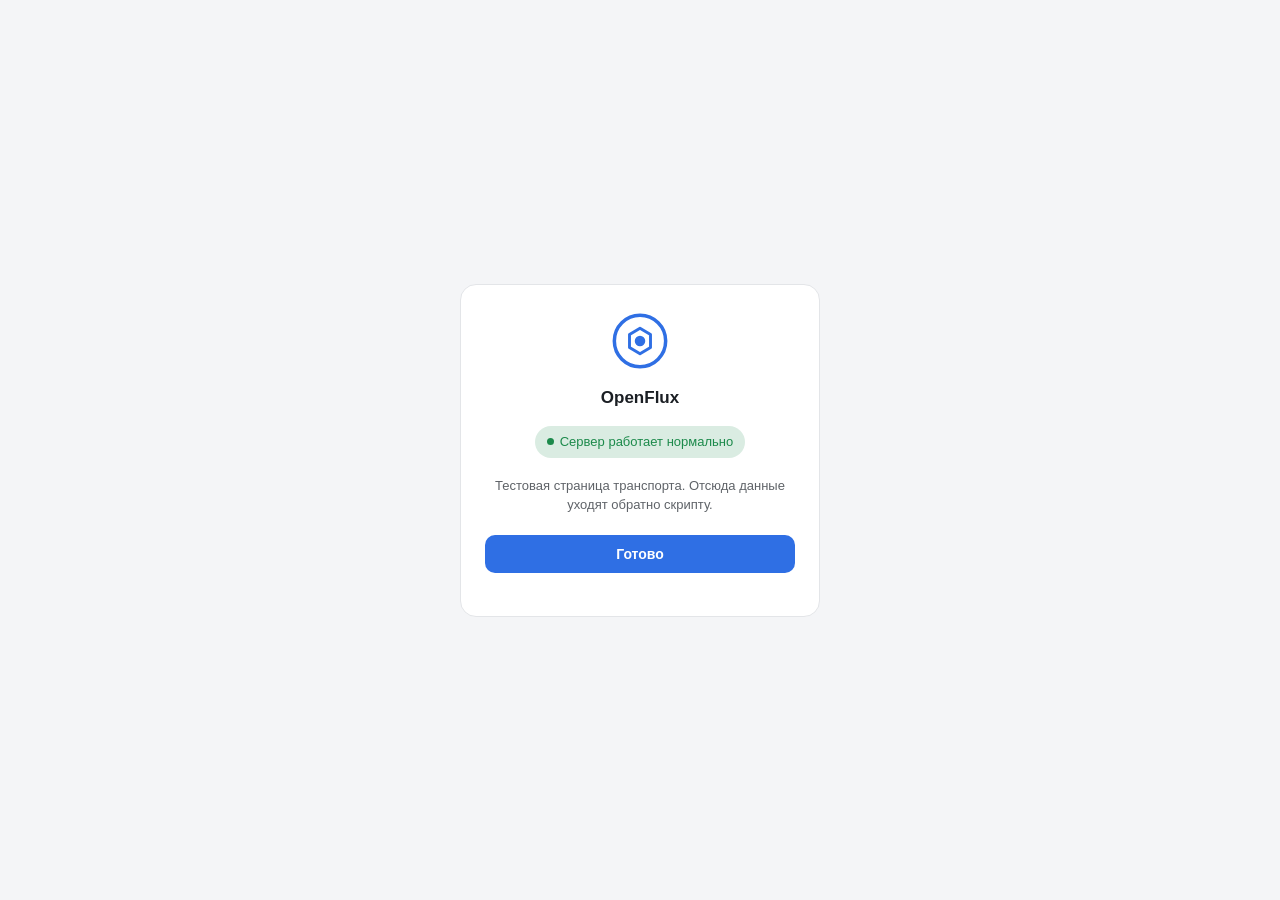
<file: src/core/transport/script/js/template_html.html>
<!--
  OpenFlux script-transport setup-page template.

  A script transport that needs the operator to do something in a real
  browser context before it can connect - log in, solve a captcha, paste a
  token - asks the core to show one of these instead of a plain params
  form. This file is the companion to ../template.js: that one is the
  contract for Transport.{info,open,write,close,onEvent}; this one is the
  contract for the page itself.

  STATUS: wired end to end, core and both apps. The flow:

    1. The script calls raise("needsSetup", { html: "<this file's content
       with its own values filled in>", reason: "<short title>" }), or
       {url: "http://127.0.0.1:<port>/"} for a page the script serves ITSELF
       over httpserver.listen() (own routes, fetch() with a real origin), or
       {url: "https://..."} for a real site. The core CHECKS the payload and
       throws a TypeError into the script for anything else (see
       transport/script/setuppage.go): only https, inline html, or the
       loopback port of a server this script started.
    2. The core marks a page that is the script's own (html, or its loopback
       server) as "own" and forwards it to the app: IPC on a client
       (ipc.CookiesRequestPayload, with Own), the Session control channel on
       an exit (inline html only; an exit's loopback address means nothing on
       the client and is dropped).
    3. The app's browser (BuiltInBrowser.openHtml / openOwn on desktop, WebPage
       on Android) shows it and defines window.openfluxSubmit: before the
       page's own scripts for inline html, once the page has loaded for a
       page from the script's own server (then the "openflux-ready" event
       fires). The function belongs to the page's own address: another origin
       cannot use it. The dialog's title is the script's `reason`; a setup page
       has no "Готово" of the app's own - submitting is this page's job.
       An app that can also open a sign-in window for a site defines
       window.openfluxLogin({url, title, capture: {localStorage: key}}), a
       Promise of that key's text once the person has signed in (see
       docs/scripted-transports.md); check typeof before using it.
    4. The data is delivered to the script the same way a solved captcha's
       cookies always have been: ApplyCookies writes it into the jar and fires
       onEvent("cookiesApplied") - the script reads it back via cookieJar.get()
       (see ../template.js).

  payload may be flat ({key: value, ...}) or scoped ({client: {...}, node:
  {...}}); only the client half is delivered today. Values arrive as strings
  (numbers and booleans become their text; null, objects and arrays are
  dropped; at least one value is required).

  A SETTINGS page of your own (Transport.settings(values), see template.js) is
  the same kind of page, shown from the "Настройки" button; most scripts just
  declare info().params and get a generated one.

  Try it without an app: scripttest serves a raised page on 127.0.0.1 with
  window.openfluxSubmit in it (-open shows it, -submit answers it).

  window.openfluxSubmit is injected by the app; it is undefined when this
  file is opened in an ordinary browser (e.g. while designing the page),
  so every call here is guarded.
-->
<!doctype html>
<html lang="ru">
<head>
<meta charset="utf-8">
<meta name="viewport" content="width=device-width, initial-scale=1">
<title>OpenFlux — настройка транспорта</title>
<style>
  :root {
    --bg: #0f1115;
    --card: #171a21;
    --text: #e8eaed;
    --muted: #9aa0a6;
    --accent: #4c9aff;
    --ok: #3ddc84;
    --border: #262a33;
  }
  @media (prefers-color-scheme: light) {
    :root {
      --bg: #f4f5f7;
      --card: #ffffff;
      --text: #1b1f24;
      --muted: #5f6368;
      --accent: #2f6fe4;
      --ok: #1c8a4b;
      --border: #e3e5e8;
    }
  }
  * { box-sizing: border-box; }
  body {
    margin: 0;
    min-height: 100vh;
    display: flex;
    align-items: center;
    justify-content: center;
    background: var(--bg);
    color: var(--text);
    font: 15px/1.5 -apple-system, "Segoe UI", Roboto, Helvetica, Arial, sans-serif;
    padding: 16px;
  }
  .card {
    width: 100%;
    max-width: 360px;
    background: var(--card);
    border: 1px solid var(--border);
    border-radius: 16px;
    padding: 28px 24px;
    text-align: center;
  }
  .logo {
    width: 56px;
    height: 56px;
    margin: 0 auto 16px;
    display: block;
  }
  h1 {
    font-size: 17px;
    font-weight: 600;
    margin: 0 0 4px;
  }
  .status {
    display: inline-flex;
    align-items: center;
    gap: 6px;
    margin: 12px 0 18px;
    padding: 6px 12px;
    border-radius: 999px;
    background: color-mix(in srgb, var(--ok) 16%, transparent);
    color: var(--ok);
    font-size: 13px;
    font-weight: 500;
  }
  .status::before {
    content: "";
    width: 7px;
    height: 7px;
    border-radius: 50%;
    background: var(--ok);
  }
  p.hint {
    color: var(--muted);
    font-size: 13px;
    margin: 0 0 20px;
  }
  button {
    width: 100%;
    padding: 11px 16px;
    border: none;
    border-radius: 10px;
    background: var(--accent);
    color: #fff;
    font-size: 14px;
    font-weight: 600;
    cursor: pointer;
  }
  button:active { opacity: 0.85; }
  code {
    font-size: 12px;
    color: var(--muted);
  }
</style>
</head>
<body>
  <div class="card">
    <svg class="logo" viewBox="0 0 48 48" fill="none" xmlns="http://www.w3.org/2000/svg">
      <circle cx="24" cy="24" r="22" stroke="var(--accent)" stroke-width="3"/>
      <path d="M24 13 L33 18.5 V29.5 L24 35 L15 29.5 V18.5 Z" stroke="var(--accent)" stroke-width="2.5" stroke-linejoin="round"/>
      <circle cx="24" cy="24" r="4.5" fill="var(--accent)"/>
    </svg>
    <h1>OpenFlux</h1>
    <div class="status">Сервер работает нормально</div>
    <p class="hint">Тестовая страница транспорта. Отсюда данные уходят обратно скрипту.</p>
    <button id="done">Готово</button>
    <p><code id="echo"></code></p>
  </div>
  <script>
    document.getElementById("done").addEventListener("click", function () {
      var payload = { ok: true, ts: Date.now() };
      if (window.openfluxSubmit) {
        window.openfluxSubmit(payload);
      } else {
        // Opened outside the app (plain browser, while designing the page).
        document.getElementById("echo").textContent =
          "window.openfluxSubmit не найден — открыто вне приложения; было бы отправлено: " + JSON.stringify(payload);
      }
    });
  </script>
</body>
</html>
</file>
